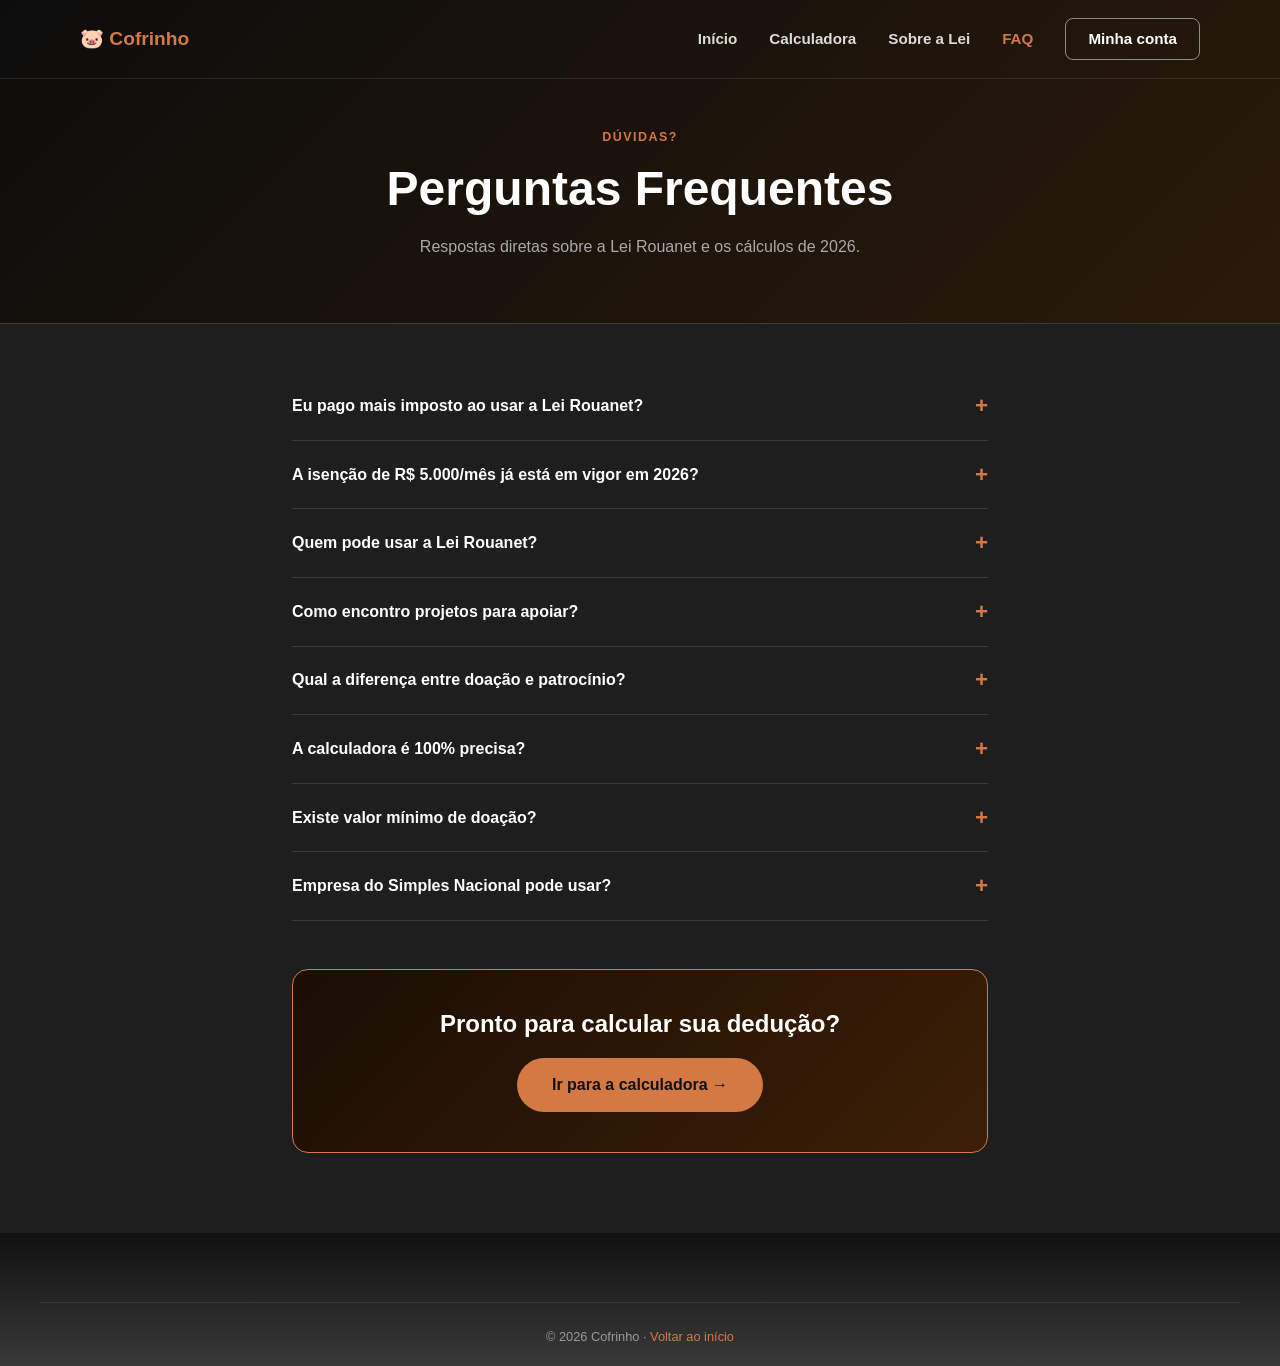
<file: templates/faq.html>
<!DOCTYPE html>
<html lang="pt-BR">
<head>
  <meta charset="UTF-8"/>
  <meta name="viewport" content="width=device-width, initial-scale=1.0"/>
  <title>FAQ | Cofrinho</title>
  <link rel="stylesheet" href="https://cdnjs.cloudflare.com/ajax/libs/font-awesome/6.7.2/css/all.min.css"/>
 <link rel="stylesheet" href="/static/css/style.css"/>
</head>
<body>
<header id="header">
  <span class="footer-logo-text" style="font-size:1.2rem">🐷 Cofrinho</span>
  <nav id="mainNav">
    <a href="/">Início</a>
    <a href="/#calculadora">Calculadora</a>
    <a href="/sobre">Sobre a Lei</a>
    <a href="/faq" class="active">FAQ</a>
    <a href="/pages/login" class="btn-entrar">Minha conta</a>
  </nav>
  <button class="nav-toggle" id="navToggle">☰</button>
</header>

<div class="page-hero">
  <div class="eyebrow">Dúvidas?</div>
  <h1>Perguntas Frequentes</h1>
  <p>Respostas diretas sobre a Lei Rouanet e os cálculos de 2026.</p>
</div>

<main class="section faq-section" style="padding-top:3rem">
  <div class="container-sm">
    <div class="faq-list">

      <div class="faq-item">
        <button class="faq-q">Eu pago mais imposto ao usar a Lei Rouanet?</button>
        <div class="faq-a"><strong>Não.</strong> Uma parcela do imposto que você <em>já iria pagar</em> ao governo é redirecionada para um projeto cultural. O resultado financeiro para você é neutro — custo real: R$ 0,00.</div>
      </div>

      <div class="faq-item">
        <button class="faq-q">A isenção de R$ 5.000/mês já está em vigor em 2026?</button>
        <div class="faq-a">Sim. A nova faixa de isenção para rendas até R$ 5.000/mês (R$ 60.000/ano) foi aprovada e está vigente em 2026. Nossa calculadora já usa esta tabela. Quem recebe até esse valor não tem IR a redirecionar via Lei Rouanet.</div>
      </div>

      <div class="faq-item">
        <button class="faq-q">Quem pode usar a Lei Rouanet?</button>
        <div class="faq-a"><strong>Pessoa Física:</strong> qualquer contribuinte com IR a pagar que declare no modelo completo (não simplificado).<br/><br/><strong>Pessoa Jurídica:</strong> empresas no Lucro Real. Simples Nacional e Lucro Presumido não se enquadram.</div>
      </div>

      <div class="faq-item">
        <button class="faq-q">Como encontro projetos para apoiar?</button>
        <div class="faq-a">Todos os projetos aprovados estão no <a href="https://salic.cultura.gov.br" target="_blank">SALIC</a> (Sistema de Apoio às Leis de Incentivo à Cultura). Filtre por área, estado, data de captação e valor disponível.</div>
      </div>

      <div class="faq-item">
        <button class="faq-q">Qual a diferença entre doação e patrocínio?</button>
        <div class="faq-a"><strong>Doação:</strong> transferência sem expectativa de retorno de imagem.<br/><strong>Patrocínio:</strong> o apoiador recebe contrapartidas de visibilidade (logo em materiais, menções etc.). Ambos têm o mesmo limite de dedução.</div>
      </div>

      <div class="faq-item">
        <button class="faq-q">A calculadora é 100% precisa?</button>
        <div class="faq-a">A calculadora usa a tabela IRPF 2026 oficial e as regras vigentes. Porém, o IR real depende de deduções pessoais (dependentes, saúde, previdência) que não foram informadas. Use como <strong>estimativa orientativa</strong> e confirme com um contador.</div>
      </div>

      <div class="faq-item">
        <button class="faq-q">Existe valor mínimo de doação?</button>
        <div class="faq-a">A lei não estipula mínimo. Cada projeto pode definir internamente. Você pode dividir o limite entre vários projetos ou concentrar em um único.</div>
      </div>

      <div class="faq-item">
        <button class="faq-q">Empresa do Simples Nacional pode usar?</button>
        <div class="faq-a"><strong>Não.</strong> O benefício para PJ é restrito ao Lucro Real. O Simples tem tributação unificada que não contempla essa dedução.</div>
      </div>

    </div>

    <div class="cta-banner" style="margin-top:3rem">
      <h3>Pronto para calcular sua dedução?</h3>
      <a href="/#calculadora" class="btn-gold">Ir para a calculadora →</a>
    </div>
  </div>
</main>

<footer>
  <div class="footer-wrapper">
    <hr class="footer-hr"/>
    <p class="footer-copy">© 2026 Cofrinho · <a href="/">Voltar ao início</a></p>
  </div>
</footer>

<script src="/static/js/main.js"></script>
</body>
</html>
</file>
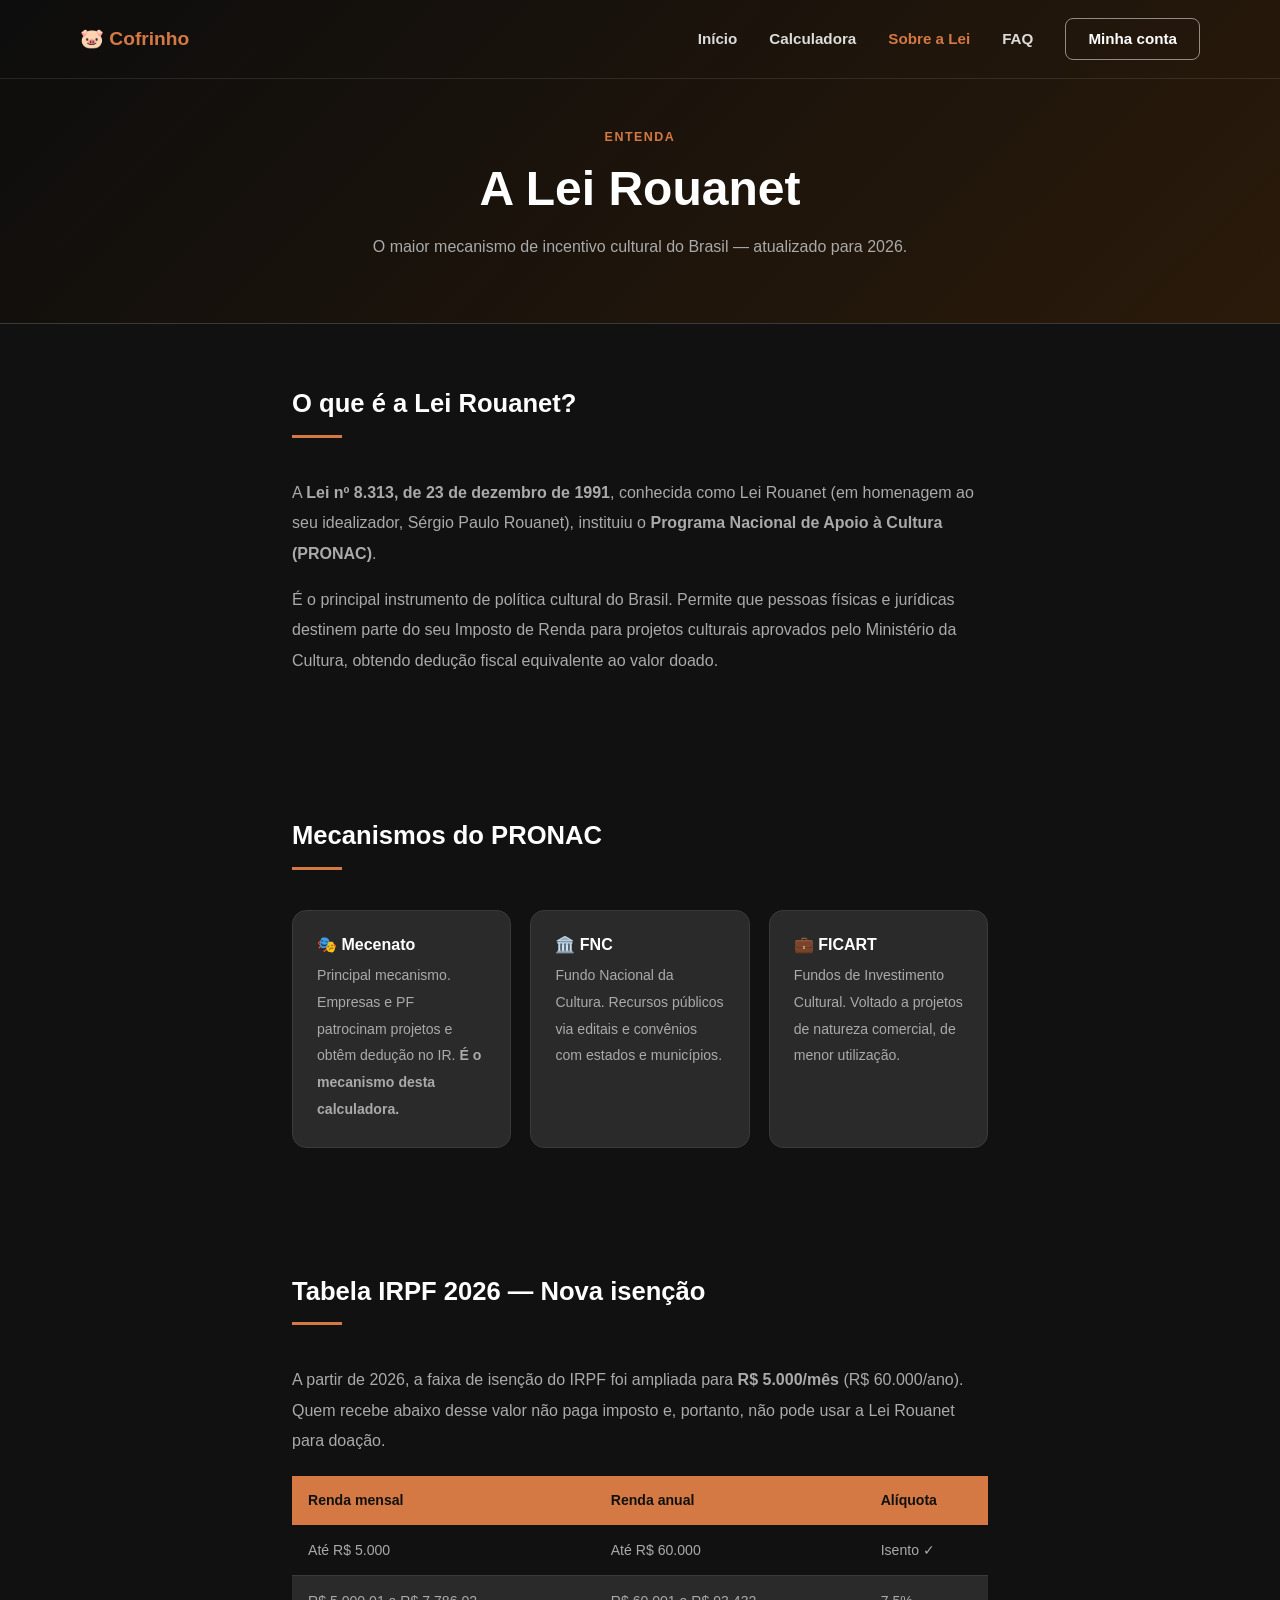
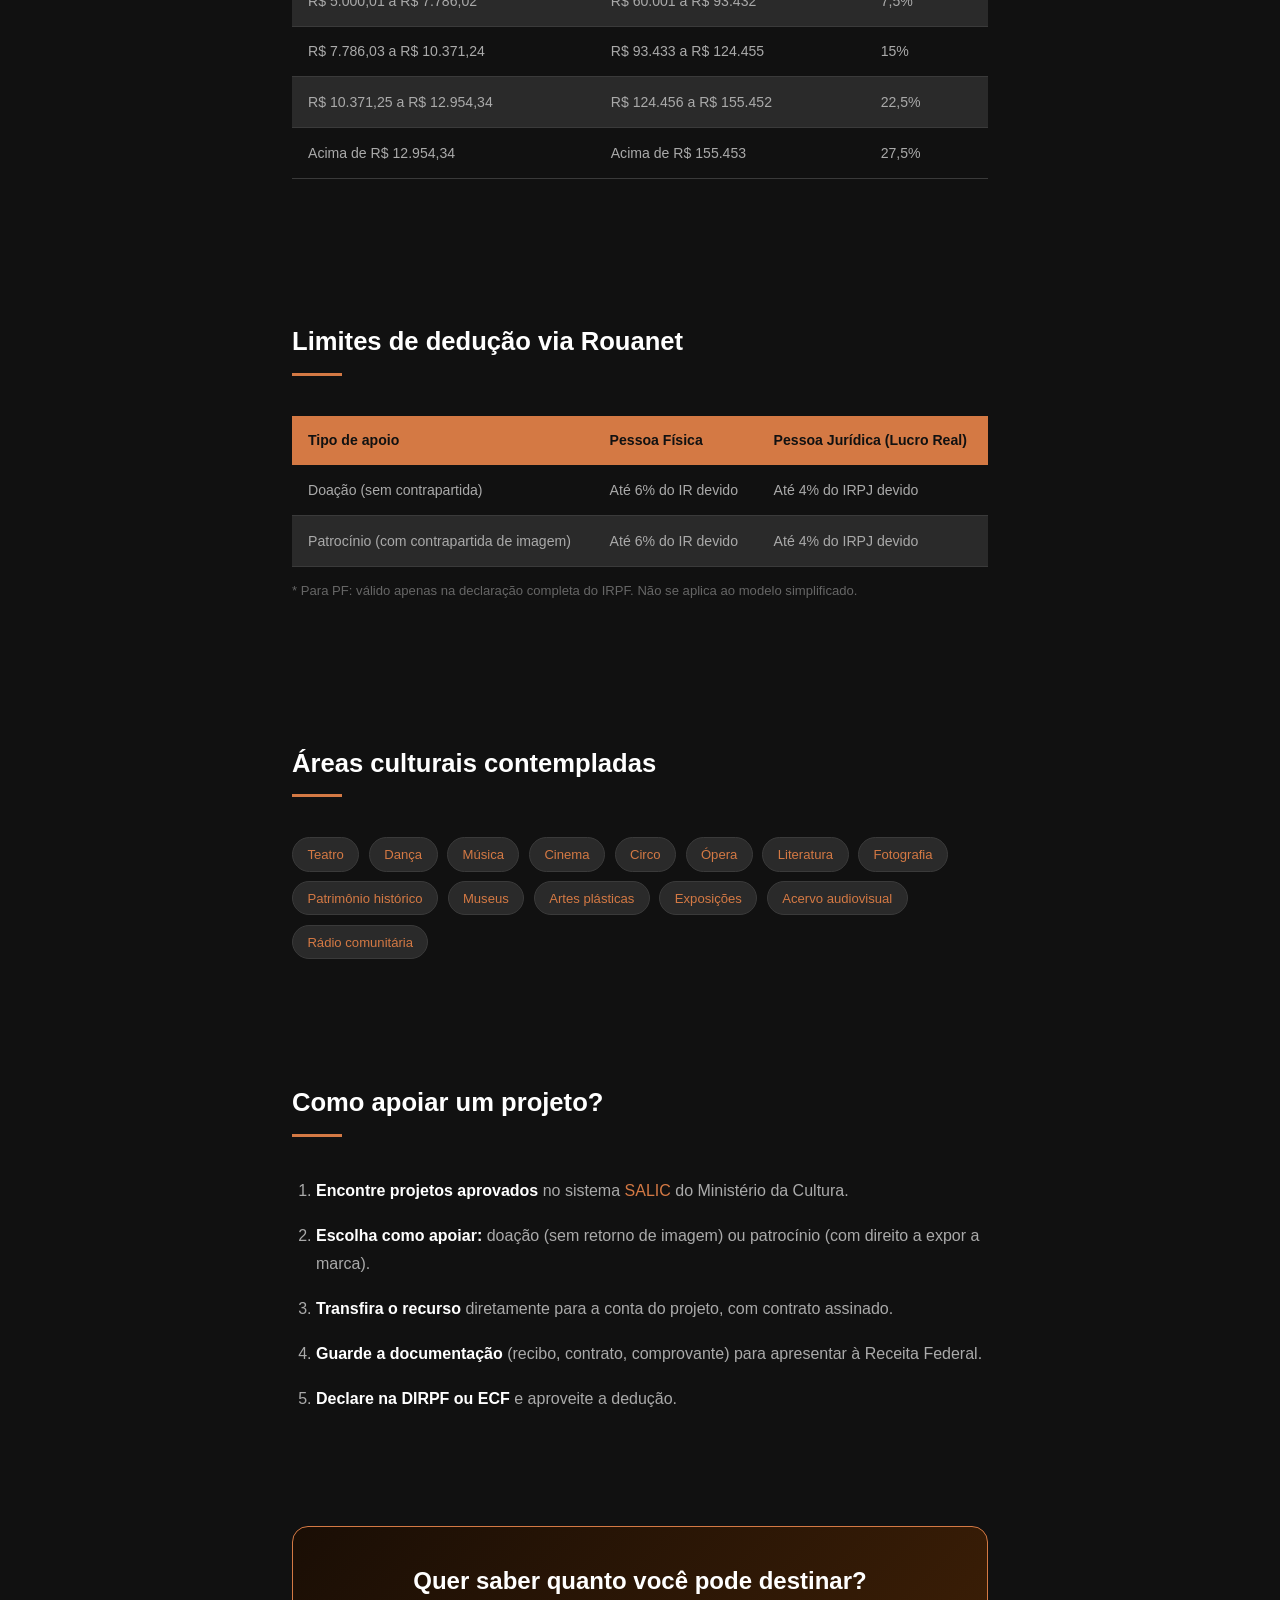
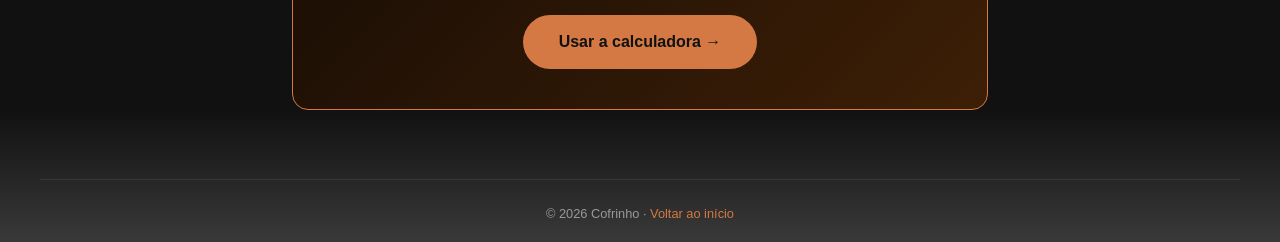
<file: templates/sobre.html>
<!DOCTYPE html>
<html lang="pt-BR">
<head>
  <meta charset="UTF-8"/>
  <meta name="viewport" content="width=device-width, initial-scale=1.0"/>
  <title>Sobre a Lei Rouanet | Cofrinho</title>
  <link rel="stylesheet" href="https://cdnjs.cloudflare.com/ajax/libs/font-awesome/6.7.2/css/all.min.css"/>
  <link rel="stylesheet" href="/static/css/style.css"/>
</head>
<body>
<header id="header">
  <span class="footer-logo-text" style="font-size:1.2rem">🐷 Cofrinho</span>
  <nav id="mainNav">
    <a href="/">Início</a>
    <a href="/#calculadora">Calculadora</a>
    <a href="/sobre" class="active">Sobre a Lei</a>
    <a href="/faq">FAQ</a>
    <a href="/pages/login" class="btn-entrar">Minha conta</a>
  </nav>
  <button class="nav-toggle" id="navToggle">☰</button>
</header>

<div class="page-hero">
  <div class="eyebrow">Entenda</div>
  <h1>A Lei Rouanet</h1>
  <p>O maior mecanismo de incentivo cultural do Brasil — atualizado para 2026.</p>
</div>

<main>
  <div class="container-sm">

    <div class="content-section">
      <h2>O que é a Lei Rouanet?</h2>
      <div class="divider-line"></div>
      <p>A <strong>Lei nº 8.313, de 23 de dezembro de 1991</strong>, conhecida como Lei Rouanet (em homenagem ao seu idealizador, Sérgio Paulo Rouanet), instituiu o <strong>Programa Nacional de Apoio à Cultura (PRONAC)</strong>.</p>
      <p>É o principal instrumento de política cultural do Brasil. Permite que pessoas físicas e jurídicas destinem parte do seu Imposto de Renda para projetos culturais aprovados pelo Ministério da Cultura, obtendo dedução fiscal equivalente ao valor doado.</p>
    </div>

    <div class="content-section" id="mecanismos">
      <h2>Mecanismos do PRONAC</h2>
      <div class="divider-line"></div>
      <div class="info-cards">
        <div class="info-card">
          <h3>🎭 Mecenato</h3>
          <p>Principal mecanismo. Empresas e PF patrocinam projetos e obtêm dedução no IR. <strong>É o mecanismo desta calculadora.</strong></p>
        </div>
        <div class="info-card">
          <h3>🏛️ FNC</h3>
          <p>Fundo Nacional da Cultura. Recursos públicos via editais e convênios com estados e municípios.</p>
        </div>
        <div class="info-card">
          <h3>💼 FICART</h3>
          <p>Fundos de Investimento Cultural. Voltado a projetos de natureza comercial, de menor utilização.</p>
        </div>
      </div>
    </div>

    <div class="content-section">
      <h2>Tabela IRPF 2026 — Nova isenção</h2>
      <div class="divider-line"></div>
      <p>A partir de 2026, a faixa de isenção do IRPF foi ampliada para <strong>R$ 5.000/mês</strong> (R$ 60.000/ano). Quem recebe abaixo desse valor não paga imposto e, portanto, não pode usar a Lei Rouanet para doação.</p>
      <div style="overflow-x:auto;margin:1.2rem 0">
        <table class="styled-table">
          <thead>
            <tr><th>Renda mensal</th><th>Renda anual</th><th>Alíquota</th></tr>
          </thead>
          <tbody>
            <tr><td>Até R$ 5.000</td><td>Até R$ 60.000</td><td>Isento ✓</td></tr>
            <tr><td>R$ 5.000,01 a R$ 7.786,02</td><td>R$ 60.001 a R$ 93.432</td><td>7,5%</td></tr>
            <tr><td>R$ 7.786,03 a R$ 10.371,24</td><td>R$ 93.433 a R$ 124.455</td><td>15%</td></tr>
            <tr><td>R$ 10.371,25 a R$ 12.954,34</td><td>R$ 124.456 a R$ 155.452</td><td>22,5%</td></tr>
            <tr><td>Acima de R$ 12.954,34</td><td>Acima de R$ 155.453</td><td>27,5%</td></tr>
          </tbody>
        </table>
      </div>
    </div>

    <div class="content-section">
      <h2>Limites de dedução via Rouanet</h2>
      <div class="divider-line"></div>
      <div style="overflow-x:auto">
        <table class="styled-table">
          <thead>
            <tr><th>Tipo de apoio</th><th>Pessoa Física</th><th>Pessoa Jurídica (Lucro Real)</th></tr>
          </thead>
          <tbody>
            <tr><td>Doação (sem contrapartida)</td><td>Até 6% do IR devido</td><td>Até 4% do IRPJ devido</td></tr>
            <tr><td>Patrocínio (com contrapartida de imagem)</td><td>Até 6% do IR devido</td><td>Até 4% do IRPJ devido</td></tr>
          </tbody>
        </table>
      </div>
      <p style="margin-top:.75rem;font-size:.82rem;color:#666">* Para PF: válido apenas na declaração completa do IRPF. Não se aplica ao modelo simplificado.</p>
    </div>

    <div class="content-section">
      <h2>Áreas culturais contempladas</h2>
      <div class="divider-line"></div>
      <div class="tag-cloud">
        <span class="tag">Teatro</span><span class="tag">Dança</span><span class="tag">Música</span>
        <span class="tag">Cinema</span><span class="tag">Circo</span><span class="tag">Ópera</span>
        <span class="tag">Literatura</span><span class="tag">Fotografia</span>
        <span class="tag">Patrimônio histórico</span><span class="tag">Museus</span>
        <span class="tag">Artes plásticas</span><span class="tag">Exposições</span>
        <span class="tag">Acervo audiovisual</span><span class="tag">Rádio comunitária</span>
      </div>
    </div>

    <div class="content-section">
      <h2>Como apoiar um projeto?</h2>
      <div class="divider-line"></div>
      <ol class="numbered-steps">
        <li><strong>Encontre projetos aprovados</strong> no sistema <a href="https://salic.cultura.gov.br" target="_blank" rel="noopener">SALIC</a> do Ministério da Cultura.</li>
        <li><strong>Escolha como apoiar:</strong> doação (sem retorno de imagem) ou patrocínio (com direito a expor a marca).</li>
        <li><strong>Transfira o recurso</strong> diretamente para a conta do projeto, com contrato assinado.</li>
        <li><strong>Guarde a documentação</strong> (recibo, contrato, comprovante) para apresentar à Receita Federal.</li>
        <li><strong>Declare na DIRPF ou ECF</strong> e aproveite a dedução.</li>
      </ol>
    </div>

    <div class="cta-banner">
      <h3>Quer saber quanto você pode destinar?</h3>
      <a href="/#calculadora" class="btn-gold">Usar a calculadora →</a>
    </div>

  </div>
</main>

<footer>
  <div class="footer-wrapper">
    <hr class="footer-hr"/>
    <p class="footer-copy">© 2026 Cofrinho · <a href="/">Voltar ao início</a></p>
  </div>
</footer>

<script src="/static/js/main.js"></script>
</body>
</html>
</file>
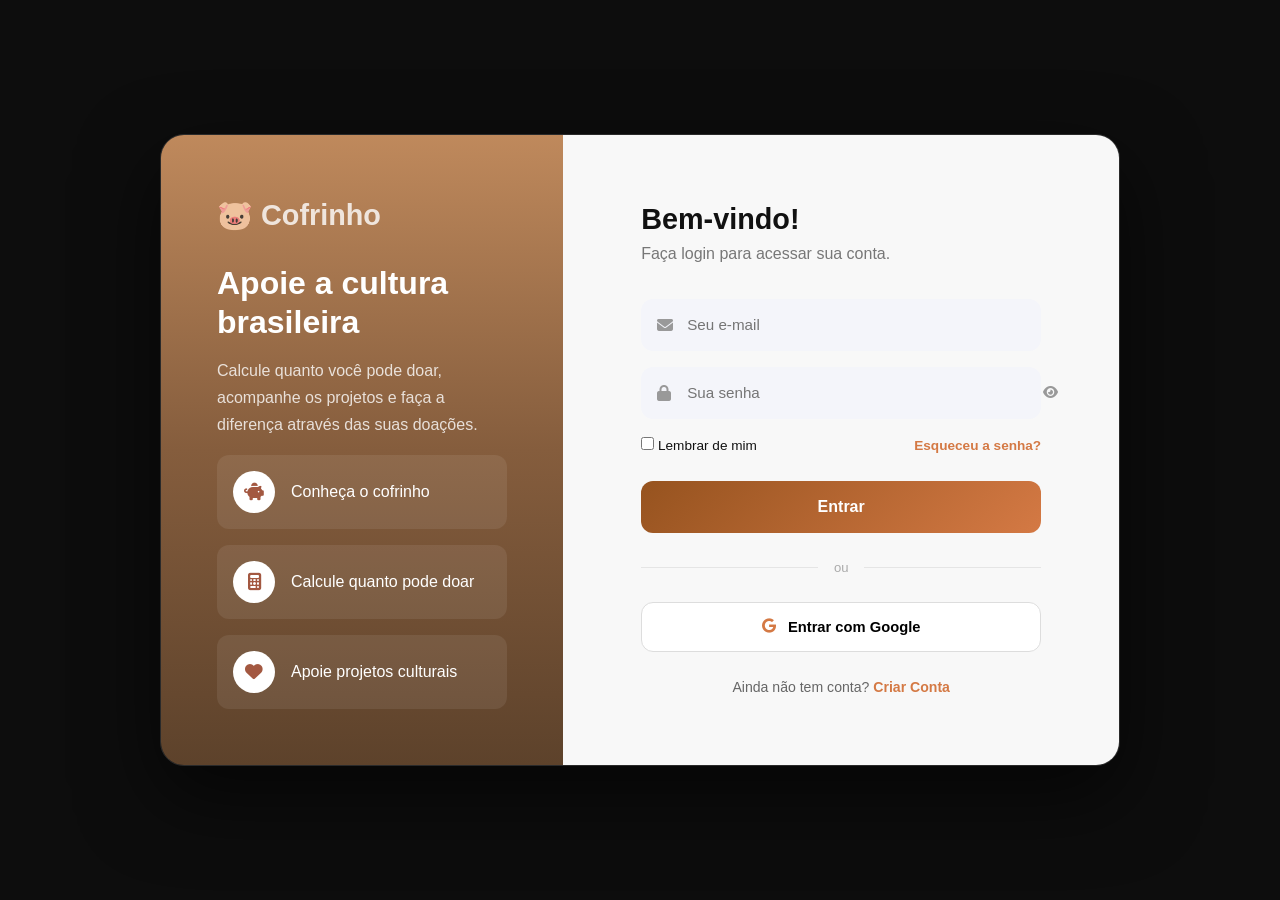
<file: templates/pages/login.html>
<!DOCTYPE html>
<html lang="pt-BR">
<head>
  <meta charset="UTF-8"/>
  <meta name="viewport" content="width=device-width, initial-scale=1.0"/>
  <title>Login | Cofrinho</title>
  <link rel="stylesheet" href="/static/css/style.css"/>
  <link rel="stylesheet" href="https://cdnjs.cloudflare.com/ajax/libs/font-awesome/6.7.2/css/all.min.css"/>
  <style>
    body { min-height:100vh; display:flex; flex-direction:column; justify-content:center; align-items:center; background:#0d0d0d; padding:2rem; }
    .login-box { width:100%; max-width:960px; min-height:580px; background:rgba(255,255,255,.04); border:1px solid #2a2a2a; border-radius:24px; overflow:hidden; display:flex; box-shadow:0 30px 80px rgba(0,0,0,.6); }
    .login-left { width:42%; background:linear-gradient(180deg,#bf895c,#855d3d,#5d422b); color:#fff; padding:3.5rem; display:flex; flex-direction:column; justify-content:space-between; }
    .login-left h2 { font-size:2rem; font-weight:900; margin-bottom:1rem; }
    .login-left p { color:rgba(255,255,255,.8); line-height:1.7; }
    .login-features { display:flex; flex-direction:column; gap:1rem; margin-top:1rem; }
    .login-feat { display:flex; align-items:center; gap:1rem; padding:1rem; border-radius:12px; background:rgba(255,255,255,.08); }
    .login-feat i { width:42px; height:42px; border-radius:50%; background:#fff; color:#a35841; display:flex; align-items:center; justify-content:center; font-size:1.1rem; }
    .login-right { flex:1; background:rgba(255,255,255,.97); color:#111; padding:3rem; display:flex; align-items:center; justify-content:center; }
    .form-box { width:100%; max-width:400px; }
    .form-box h2 { font-size:1.8rem; font-weight:900; color:#111; margin-bottom:.3rem; }
    .form-box .sub { color:#777; margin-bottom:2rem; }
    .form-container { display:none; animation:fadeUp .35s ease; }
    .form-container.active { display:block; }
    .inp-grp { position:relative; margin-bottom:1rem; }
    .inp-grp i:first-child { position:absolute; left:16px; top:50%; transform:translateY(-50%); color:#999; }
    .inp-grp input { width:100%; height:52px; border:none; background:#f4f5fa; border-radius:12px; padding:0 50px 0 46px; font-size:.95rem; transition:.2s; }
    .inp-grp input:focus { outline:none; background:#fff; box-shadow:0 0 0 2px #d47944; }
    .toggle-pw { position:absolute; right:14px; top:50%; transform:translateY(-50%); border:none; background:none; cursor:pointer; color:#999; }
    .opts { display:flex; justify-content:space-between; align-items:center; margin:1rem 0; font-size:.85rem; }
    .opts a { color:#d47944; font-weight:600; text-decoration:none; }
    .btn-login { width:100%; height:52px; border:none; border-radius:12px; background:linear-gradient(135deg,#96531f,#d47944); color:#fff; font-size:1rem; font-weight:700; cursor:pointer; transition:.2s; margin-top:.5rem; }
    .btn-login:hover { filter:brightness(1.1); transform:translateY(-2px); }
    .divider { display:flex; align-items:center; margin:1.5rem 0; }
    .divider::before,.divider::after { content:""; flex:1; height:1px; background:#e5e5e5; }
    .divider span { padding:0 1rem; color:#aaa; font-size:.82rem; }
    .btn-google { width:100%; height:50px; border:1px solid #ddd; background:#fff; border-radius:12px; display:flex; align-items:center; justify-content:center; gap:.75rem; font-size:.92rem; font-weight:600; cursor:pointer; }
    .btn-google:hover { background:#f5f5f5; }
    .btn-google i { color:#d47944; }
    .switch { text-align:center; margin-top:1.5rem; font-size:.88rem; color:#666; }
    .switch a { color:#d47944; font-weight:700; text-decoration:none; }
    .terms-label { display:flex; gap:.5rem; font-size:.82rem; color:#666; margin:.5rem 0 1rem; align-items:flex-start; line-height:1.5; }
    @keyframes fadeUp { from{opacity:0;transform:translateY(10px)} to{opacity:1;transform:translateY(0)} }
    @media(max-width:768px){ .login-left{display:none} .login-right{padding:2rem} .login-box{border-radius:16px} }
  </style>
</head>
<body>
<div class="login-box">
  <div class="login-left">
    <div>
      <p style="font-size:1.8rem;font-weight:900;margin-bottom:1.5rem">🐷 Cofrinho</p>
      <h2>Apoie a cultura brasileira</h2>
      <p>Calcule quanto você pode doar, acompanhe os projetos e faça a diferença através das suas doações.</p>
    </div>
    <div class="login-features">
      <div class="login-feat"><i class="fa-solid fa-piggy-bank"></i><span>Conheça o cofrinho</span></div>
      <div class="login-feat"><i class="fa-solid fa-calculator"></i><span>Calcule quanto pode doar</span></div>
      <div class="login-feat"><i class="fa-solid fa-heart"></i><span>Apoie projetos culturais</span></div>
    </div>
  </div>
  <div class="login-right">
    <div class="form-box">
      <div class="form-container active" id="loginForm">
        <h2>Bem-vindo!</h2>
        <p class="sub">Faça login para acessar sua conta.</p>
        <form id="frmLogin">
          <div class="inp-grp"><i class="fa-solid fa-envelope"></i><input type="email" id="loginEmail" placeholder="Seu e-mail" autocomplete="email"/></div>
          <div class="inp-grp"><i class="fa-solid fa-lock"></i><input type="password" id="loginPassword" placeholder="Sua senha"/><button type="button" class="toggle-pw"><i class="fa-solid fa-eye"></i></button></div>
          <div class="opts"><label><input type="checkbox"/> Lembrar de mim</label><a href="#">Esqueceu a senha?</a></div>
          <button type="submit" class="btn-login">Entrar</button>
        </form>
        <div class="divider"><span>ou</span></div>
        <button class="btn-google"><i class="fa-brands fa-google"></i> Entrar com Google</button>
        <p class="switch">Ainda não tem conta? <a href="#" id="showReg">Criar Conta</a></p>
      </div>
      <div class="form-container" id="registerForm">
        <h2>Criar Conta</h2>
        <p class="sub">Crie sua conta gratuitamente.</p>
        <form id="frmReg">
          <div class="inp-grp"><i class="fa-solid fa-user"></i><input type="text" id="regNome" placeholder="Nome completo"/></div>
          <div class="inp-grp"><i class="fa-solid fa-envelope"></i><input type="email" id="regEmail" placeholder="Seu e-mail"/></div>
          <div class="inp-grp"><i class="fa-solid fa-lock"></i><input type="password" id="regSenha" placeholder="Crie uma senha"/><button type="button" class="toggle-pw"><i class="fa-solid fa-eye"></i></button></div>
          <div class="inp-grp"><i class="fa-solid fa-lock"></i><input type="password" id="regConfirm" placeholder="Confirme sua senha"/><button type="button" class="toggle-pw"><i class="fa-solid fa-eye"></i></button></div>
          <label class="terms-label"><input type="checkbox" id="regTermos"/> Concordo com os Termos de Uso e Política de Privacidade.</label>
          <button type="submit" class="btn-login">Criar Conta</button>
        </form>
        <p class="switch">Já tem conta? <a href="#" id="showLogin">Fazer Login</a></p>
      </div>
    </div>
  </div>
</div>
<script>
const loginForm = document.getElementById('loginForm');
const registerForm = document.getElementById('registerForm');
document.getElementById('showReg').addEventListener('click', e => { e.preventDefault(); loginForm.classList.remove('active'); registerForm.classList.add('active'); });
document.getElementById('showLogin').addEventListener('click', e => { e.preventDefault(); registerForm.classList.remove('active'); loginForm.classList.add('active'); });
document.querySelectorAll('.toggle-pw').forEach(btn => {
  btn.addEventListener('click', () => {
    const inp = btn.parentElement.querySelector('input');
    const ico = btn.querySelector('i');
    inp.type = inp.type === 'password' ? 'text' : 'password';
    ico.classList.toggle('fa-eye');
    ico.classList.toggle('fa-eye-slash');
  });
});
function emailOk(e){ return /^[^\s@]+@[^\s@]+\.[^\s@]+$/.test(e); }
document.getElementById('frmLogin').addEventListener('submit', e => {
  e.preventDefault();
  const em = document.getElementById('loginEmail').value.trim();
  const pw = document.getElementById('loginPassword').value.trim();
  if(!em||!pw){alert('Preencha todos os campos.');return;}
  if(!emailOk(em)){alert('E-mail inválido.');return;}
  const btn = e.target.querySelector('.btn-login');
  btn.disabled=true; btn.innerHTML='<i class="fa-solid fa-spinner fa-spin"></i> Entrando...';
  setTimeout(()=>{btn.disabled=false;btn.innerHTML='Entrar';alert('Login realizado! (simulação)');},1500);
});
document.getElementById('frmReg').addEventListener('submit', e => {
  e.preventDefault();
  const nome=document.getElementById('regNome').value.trim();
  const em=document.getElementById('regEmail').value.trim();
  const pw=document.getElementById('regSenha').value;
  const cf=document.getElementById('regConfirm').value;
  const tr=document.getElementById('regTermos');
  if(!nome||!em||!pw||!cf){alert('Preencha todos os campos.');return;}
  if(!emailOk(em)){alert('E-mail inválido.');return;}
  if(pw.length<6){alert('Senha deve ter ao menos 6 caracteres.');return;}
  if(pw!==cf){alert('Senhas não coincidem.');return;}
  if(!tr.checked){alert('Aceite os termos para continuar.');return;}
  const btn=e.target.querySelector('.btn-login');
  btn.disabled=true;btn.innerHTML='<i class="fa-solid fa-spinner fa-spin"></i> Criando conta...';
  setTimeout(()=>{btn.disabled=false;btn.innerHTML='Criar Conta';alert('Conta criada! (simulação)');e.target.reset();registerForm.classList.remove('active');loginForm.classList.add('active');},1800);
});
</script>
</body>
</html>
</file>
<file: static/css/style.css>
:root {
  --amarelo: #d47944;
  --amarelo-hover: #e8935a;
  --azul: #88c6ce;
  --cinza-escuro: #111111;
  --cinza-medio: #1e1e1e;
  --cinza-card: #2a2a2a;
  --cinza-borda: #3a3a3a;
  --branco: #ffffff;
  --texto-muted: #aaaaaa;
  --radius: 14px;
  --shadow: 0 8px 32px rgba(0,0,0,.4);
  --transition: .25s ease;
}

*, *::before, *::after { box-sizing: border-box; margin: 0; padding: 0; }
html { scroll-behavior: smooth; }

body {
  font-family: 'Helvetica Neue', Arial, sans-serif;
  background: var(--cinza-escuro);
  color: var(--branco);
  line-height: 1.6;
}

a { color: var(--amarelo); text-decoration: none; }
a:hover { text-decoration: underline; }
h1,h2,h3 { line-height: 1.2; }


.container { max-width: 1200px; margin: 0 auto; padding: 0 2rem; }
.container-sm { max-width: 760px; margin: 0 auto; padding: 0 2rem; }

header {
  position: fixed; top: 0; left: 0; width: 100%; z-index: 100;
  display: flex; justify-content: space-between; align-items: center;
  padding: 18px 80px;
  background: transparent;
  border-bottom: 1px solid rgba(255,255,255,.1);
  transition: background var(--transition), box-shadow var(--transition);
}
header.scrolled {
  background: rgba(17,17,17,.95);
  backdrop-filter: blur(12px);
  box-shadow: 0 2px 20px rgba(0,0,0,.5);
}
.header-logo {
  height: 38px;
}
header nav { display: flex; gap: 2rem; align-items: center; }
header nav a {
  color: rgba(255,255,255,.85); font-weight: 600; font-size: .95rem;
  transition: color var(--transition);
}
header nav a:hover, header nav a.active { color: var(--amarelo); text-decoration: none; }
.btn-entrar {
  border: 1px solid rgba(255,255,255,.5); padding: 8px 22px;
  border-radius: 8px; color: var(--branco) !important; font-weight: 600;
  transition: all var(--transition);
}
.btn-entrar:hover {
  background: var(--amarelo); border-color: var(--amarelo); text-decoration: none;
}
.nav-toggle { display: none; background: none; border: none; color: white; font-size: 1.5rem; cursor: pointer; }

.hero-swiper {
  position: relative; width: 100%; height: 100vh; overflow: hidden;
  padding-top: 0;
}
.swiper-slide { position: relative; }
.banner-img { width: 100%; height: 100vh; object-fit: cover; display: block; }
.banner-overlay {
  position: absolute; inset: 0;
  background: linear-gradient(to bottom, rgba(0,0,0,.3) 0%, rgba(0,0,0,.6) 100%);
}
.banner-content {
  position: absolute; bottom: 18%; left: 10%;
  color: white;
}
.banner-content h2 { font-size: clamp(1.8rem, 4vw, 3.2rem); font-weight: 800; margin-bottom: .5rem; }
.banner-content p { font-size: 1.1rem; color: rgba(255,255,255,.8); }
.swiper-pagination-bullet { background: rgba(255,255,255,.6) !important; }
.swiper-pagination-bullet-active { background: var(--amarelo) !important; }

.quick-btns {
  background: var(--cinza-medio);
  border-bottom: 1px solid var(--cinza-borda);
}
.quick-btns-inner {
  display: grid; grid-template-columns: repeat(4, 1fr);
  max-width: 1200px; margin: 0 auto;
}
.quick-btn {
  display: flex; flex-direction: column; align-items: center; justify-content: center;
  padding: 1.4rem 1rem; gap: .3rem;
  border: none; border-right: 1px solid var(--cinza-borda);
  background: transparent; color: var(--branco); cursor: pointer;
  text-decoration: none;
  transition: background var(--transition);
}
.quick-btn:last-child { border-right: none; }
.quick-btn:hover { background: rgba(212,121,68,.15); text-decoration: none; }
.quick-btn .qb-title {
  font-size: .8rem; font-weight: 700; text-transform: uppercase;
  letter-spacing: .06em; color: var(--amarelo); text-align: center; line-height: 1.3;
}
.quick-btn .qb-sub { font-size: .75rem; color: var(--texto-muted); }

.section { padding: 5rem 0; }
.section-title {
  font-size: clamp(1.6rem, 3vw, 2.4rem); font-weight: 800;
  margin-bottom: .75rem;
}
.section-sub { color: var(--texto-muted); margin-bottom: 3rem; font-size: 1rem; }
.divider-line {
  width: 50px; height: 3px; background: var(--amarelo);
  margin: .75rem 0 2.5rem;
}

.como-funciona { background: var(--cinza-medio); }
.steps-grid { display: grid; grid-template-columns: repeat(auto-fit, minmax(220px,1fr)); gap: 2rem; }
.step-card {
  background: var(--cinza-card); border-radius: var(--radius);
  padding: 2rem 1.5rem; border: 1px solid var(--cinza-borda);
  transition: transform var(--transition), border-color var(--transition);
}
.step-card:hover { transform: translateY(-4px); border-color: var(--amarelo); }
.step-num {
  width: 44px; height: 44px; border-radius: 50%;
  background: var(--amarelo); color: var(--cinza-escuro);
  font-weight: 800; font-size: 1.1rem;
  display: flex; align-items: center; justify-content: center;
  margin-bottom: 1.2rem;
}
.step-card h3 { font-size: 1rem; font-weight: 700; margin-bottom: .5rem; }
.step-card p { font-size: .88rem; color: var(--texto-muted); line-height: 1.7; }

.calculadora-section { background: var(--cinza-escuro); }
.calc-box {
  background: var(--cinza-card); border-radius: 20px;
  border: 1px solid var(--cinza-borda); padding: 3rem;
  max-width: 680px; margin: 0 auto;
  box-shadow: var(--shadow);
}

.tipo-toggle { display: flex; gap: .75rem; margin-bottom: 1.5rem; }
.tipo-btn {
  flex: 1; padding: .75rem; border-radius: 10px;
  border: 2px solid var(--cinza-borda); background: var(--cinza-medio);
  color: var(--texto-muted); font-weight: 700; cursor: pointer;
  transition: all var(--transition); font-size: .95rem;
}
.tipo-btn.active {
  background: var(--amarelo); border-color: var(--amarelo); color: var(--cinza-escuro);
}

.field { margin-bottom: 1.4rem; }
.field label { display: block; font-weight: 600; font-size: .88rem; color: var(--texto-muted); text-transform: uppercase; letter-spacing: .05em; margin-bottom: .5rem; }
.input-wrap { position: relative; }
.input-prefix { position: absolute; left: 1rem; top: 50%; transform: translateY(-50%); font-weight: 700; color: var(--texto-muted); }
.field input {
  width: 100%; padding: .9rem 1rem .9rem 3rem;
  background: var(--cinza-medio); border: 2px solid var(--cinza-borda);
  border-radius: 10px; color: var(--branco); font-size: 1rem;
  transition: border-color var(--transition);
}
.field input:focus { outline: none; border-color: var(--amarelo); }
.field input::placeholder { color: #555; }
.field-hint { font-size: .78rem; color: #666; margin-top: .35rem; }
.optional { color: #555; font-weight: 400; }

.btn-calcular {
  width: 100%; padding: 1rem; border: none;
  background: linear-gradient(135deg, #96531f, #d47944);
  color: white; font-size: 1.05rem; font-weight: 700;
  border-radius: 50px; cursor: pointer;
  transition: all var(--transition); margin-top: .5rem;
  display: flex; align-items: center; justify-content: center; gap: .75rem;
}
.btn-calcular:hover { transform: translateY(-2px); filter: brightness(1.1); }
.loader { width:20px;height:20px;border:2px solid rgba(255,255,255,.3);border-top-color:white;border-radius:50%;animation:spin .7s linear infinite; }
.hidden { display: none !important; }
@keyframes spin { to { transform: rotate(360deg); } }

/* Result */
.result-panel { margin-top: 2rem; animation: fadeUp .4s ease; }
@keyframes fadeUp { from{opacity:0;transform:translateY(12px)}to{opacity:1;transform:translateY(0)} }
.result-header { text-align: center; margin-bottom: 1.8rem; }
.result-emoji { font-size: 2.8rem; display: block; margin-bottom: .5rem; }
.result-header h3 { font-size: 1.3rem; }

.result-grid { display: grid; grid-template-columns: 1fr 1fr; gap: 1rem; margin-bottom: 1.5rem; }
.rc { background: var(--cinza-medio); border-radius: var(--radius); padding: 1.2rem; border: 1px solid var(--cinza-borda); display: flex; flex-direction: column; }
.rc.main { grid-column: 1/-1; border-color: var(--amarelo); }
.rc.destaque { border-color: #88c6ce; }
.rc-label { font-size: .72rem; font-weight: 700; text-transform: uppercase; letter-spacing: .06em; color: var(--texto-muted); margin-bottom: .4rem; }
.rc-value { font-size: 1.7rem; font-weight: 800; }
.rc.main .rc-value { font-size: 2.2rem; color: var(--amarelo); }
.rc.destaque .rc-value { color: var(--azul); }
.rc-sub { font-size: .78rem; color: var(--texto-muted); margin-top: .2rem; }

.obs-box {
  background: rgba(212,121,68,.1); border-left: 3px solid var(--amarelo);
  border-radius: 0 10px 10px 0; padding: 1rem 1.2rem;
  font-size: .85rem; color: #ccc; margin-bottom: 1.5rem; line-height: 1.7;
}
.obs-box.isento { border-color: #e05050; background: rgba(224,80,80,.1); }

.result-actions { display: flex; gap: 1rem; flex-wrap: wrap; }
.btn-sec {
  flex: 1; padding: .75rem; border-radius: 50px;
  font-weight: 700; font-size: .88rem; cursor: pointer;
  transition: all var(--transition); text-align: center;
}
.btn-sec-gold { background: transparent; border: 2px solid var(--amarelo); color: var(--amarelo); }
.btn-sec-gold:hover { background: var(--amarelo); color: var(--cinza-escuro); }
.btn-sec-outline { background: transparent; border: 2px solid var(--cinza-borda); color: var(--texto-muted); }
.btn-sec-outline:hover { border-color: var(--branco); color: var(--branco); }

.error-panel {
  margin-top: 1rem; padding: 1rem 1.2rem;
  background: rgba(224,80,80,.15); border: 1px solid #e05050;
  border-radius: var(--radius); color: #ff9999;
  display: flex; gap: .5rem; align-items: center;
}

.stats-section { background: var(--amarelo); }
.stats-grid { display: grid; grid-template-columns: repeat(3,1fr); gap: 2rem; text-align: center; }
.stat-num { font-size: clamp(2rem,4vw,3rem); font-weight: 900; color: var(--cinza-escuro); display: block; }
.stat-label { font-size: .9rem; color: rgba(17,17,17,.7); font-weight: 600; }

.faq-section { background: var(--cinza-medio); }
.faq-list { max-width: 760px; margin: 0 auto; }
.faq-item { border-bottom: 1px solid var(--cinza-borda); }
.faq-q {
  width: 100%; text-align: left; background: none; border: none;
  padding: 1.3rem 0; font-size: 1rem; font-weight: 600; color: var(--branco);
  cursor: pointer; display: flex; justify-content: space-between; align-items: center;
}
.faq-q::after { content: '+'; font-size: 1.4rem; color: var(--amarelo); }
.faq-item.open .faq-q::after { content: '−'; }
.faq-a { display: none; padding: 0 0 1.3rem; color: var(--texto-muted); line-height: 1.8; font-size: .93rem; }
.faq-item.open .faq-a { display: block; }

.aviso { background: #1a1a1a; border-top: 1px solid var(--cinza-borda); padding: 1.5rem 2rem; text-align: center; font-size: .82rem; color: #666; }

footer {
  background: linear-gradient(180deg,#111 0%,#393939 100%);
  color:#fff; padding:45px 40px 18px;
}
.footer-wrapper { max-width:1200px; margin:auto; }
.footer-content { display:grid; grid-template-columns:2fr 1fr 1fr 1fr; gap:45px; margin-bottom:35px; }
.footer-brand p { color:#c7c7c7; line-height:1.6; font-size:15px; max-width:360px; margin-top:.75rem; }
.footer-logo-text { font-size:1.6rem; font-weight:900; color: var(--amarelo); }
.footer-column h4 { color:#fff; font-size:16px; margin-bottom:18px; font-weight:700; }
.footer-column ul { list-style:none; }
.footer-column li { margin-bottom:10px; }
.footer-column a { color:#bdbdbd; text-decoration:none; transition:.3s; font-size:15px; }
.footer-column a:hover { color: var(--amarelo); padding-left:6px; }
.footer-social { display:flex; gap:12px; margin-top:18px; }
.social-icon {
  width:38px; height:38px; border-radius:50%; background:#ffffff12;
  display:flex; justify-content:center; align-items:center; color:white;
  text-decoration:none; transition:.3s;
}
.social-icon:hover { background: var(--amarelo); transform:translateY(-4px); }
.footer-hr { border:none; border-top:1px solid rgba(255,255,255,.08); margin:1.5rem 0; }
.footer-copy { font-size:.8rem; text-align:center; color:#999; }

.page-hero {
  background: linear-gradient(135deg, #0d0d0d, #2a1a0a);
  padding: 8rem 2rem 4rem; text-align: center;
  border-bottom: 1px solid var(--cinza-borda);
}
.page-hero .eyebrow { font-size: .78rem; font-weight: 700; letter-spacing: .12em; text-transform: uppercase; color: var(--amarelo); margin-bottom: .75rem; }
.page-hero h1 { font-size: clamp(2rem,4vw,3rem); font-weight: 900; margin-bottom: 1rem; }
.page-hero p { color: var(--texto-muted); max-width: 600px; margin: 0 auto; }

.content-section { padding: 4rem 0; }
.content-section h2 { font-size: 1.6rem; font-weight: 800; margin-bottom: 1rem; }
.content-section p { color: var(--texto-muted); line-height: 1.9; margin-bottom: 1rem; }
.content-section a { color: var(--amarelo); }

.info-cards { display: grid; grid-template-columns: repeat(auto-fit,minmax(200px,1fr)); gap: 1.2rem; margin-top: 1.2rem; }
.info-card { background: var(--cinza-card); border-radius: var(--radius); border: 1px solid var(--cinza-borda); padding: 1.5rem; }
.info-card h3 { font-size: 1rem; margin-bottom: .5rem; }
.info-card p { font-size: .88rem; color: var(--texto-muted); margin: 0; }

.styled-table { width:100%; border-collapse:collapse; font-size:.88rem; }
.styled-table th { background: var(--amarelo); color: var(--cinza-escuro); padding:.85rem 1rem; text-align:left; font-weight:700; }
.styled-table td { padding:.85rem 1rem; border-bottom:1px solid var(--cinza-borda); color: var(--texto-muted); }
.styled-table tr:nth-child(even) td { background: var(--cinza-card); }

.tag-cloud { display:flex; flex-wrap:wrap; gap:.6rem; margin-top:1rem; }
.tag { background: var(--cinza-card); border: 1px solid var(--cinza-borda); color: var(--amarelo); padding:.35rem .9rem; border-radius:50px; font-size:.82rem; }

.numbered-steps { padding-left:1.5rem; }
.numbered-steps li { margin-bottom:1rem; color: var(--texto-muted); line-height:1.8; }
.numbered-steps strong { color: var(--branco); }

.cta-banner {
  background: linear-gradient(135deg, #1a0e05, #3d1f06);
  border: 1px solid var(--amarelo); border-radius: 16px;
  padding: 2.5rem; text-align: center; margin-top: 2rem;
}
.cta-banner h3 { font-size: 1.5rem; margin-bottom: 1.2rem; }
.btn-gold {
  display: inline-block; background: var(--amarelo); color: var(--cinza-escuro);
  font-weight: 800; font-size: 1rem; padding: .9rem 2.2rem;
  border-radius: 50px; transition: all var(--transition);
}
.btn-gold:hover { background: var(--amarelo-hover); transform: translateY(-2px); text-decoration: none; }

@media (max-width: 768px) {
  header { padding: 16px 1.5rem; }
  header nav { display: none; }
  header nav.open {
    display: flex; flex-direction: column;
    position: fixed; top: 0; left: 0; right: 0; bottom: 0;
    background: rgba(17,17,17,.98); justify-content: center; align-items: center;
    gap: 2rem; font-size: 1.2rem; z-index: 99;
  }
  .nav-toggle { display: block; z-index: 100; }
  .quick-btns-inner { grid-template-columns: 1fr 1fr; }
  .quick-btn { border-right: none; border-bottom: 1px solid var(--cinza-borda); }
  .stats-grid { grid-template-columns: 1fr; }
  .result-grid { grid-template-columns: 1fr; }
  .rc.main { grid-column: 1; }
  .result-actions { flex-direction: column; }
  .calc-box { padding: 1.8rem 1.2rem; }
  .footer-content { grid-template-columns: 1fr 1fr; gap: 2rem; }
  .banner-img { height: 100vh; }
}
@media (max-width: 480px) {
  .quick-btns-inner { grid-template-columns: 1fr; }
  .footer-content { grid-template-columns: 1fr; }
}
</file>
